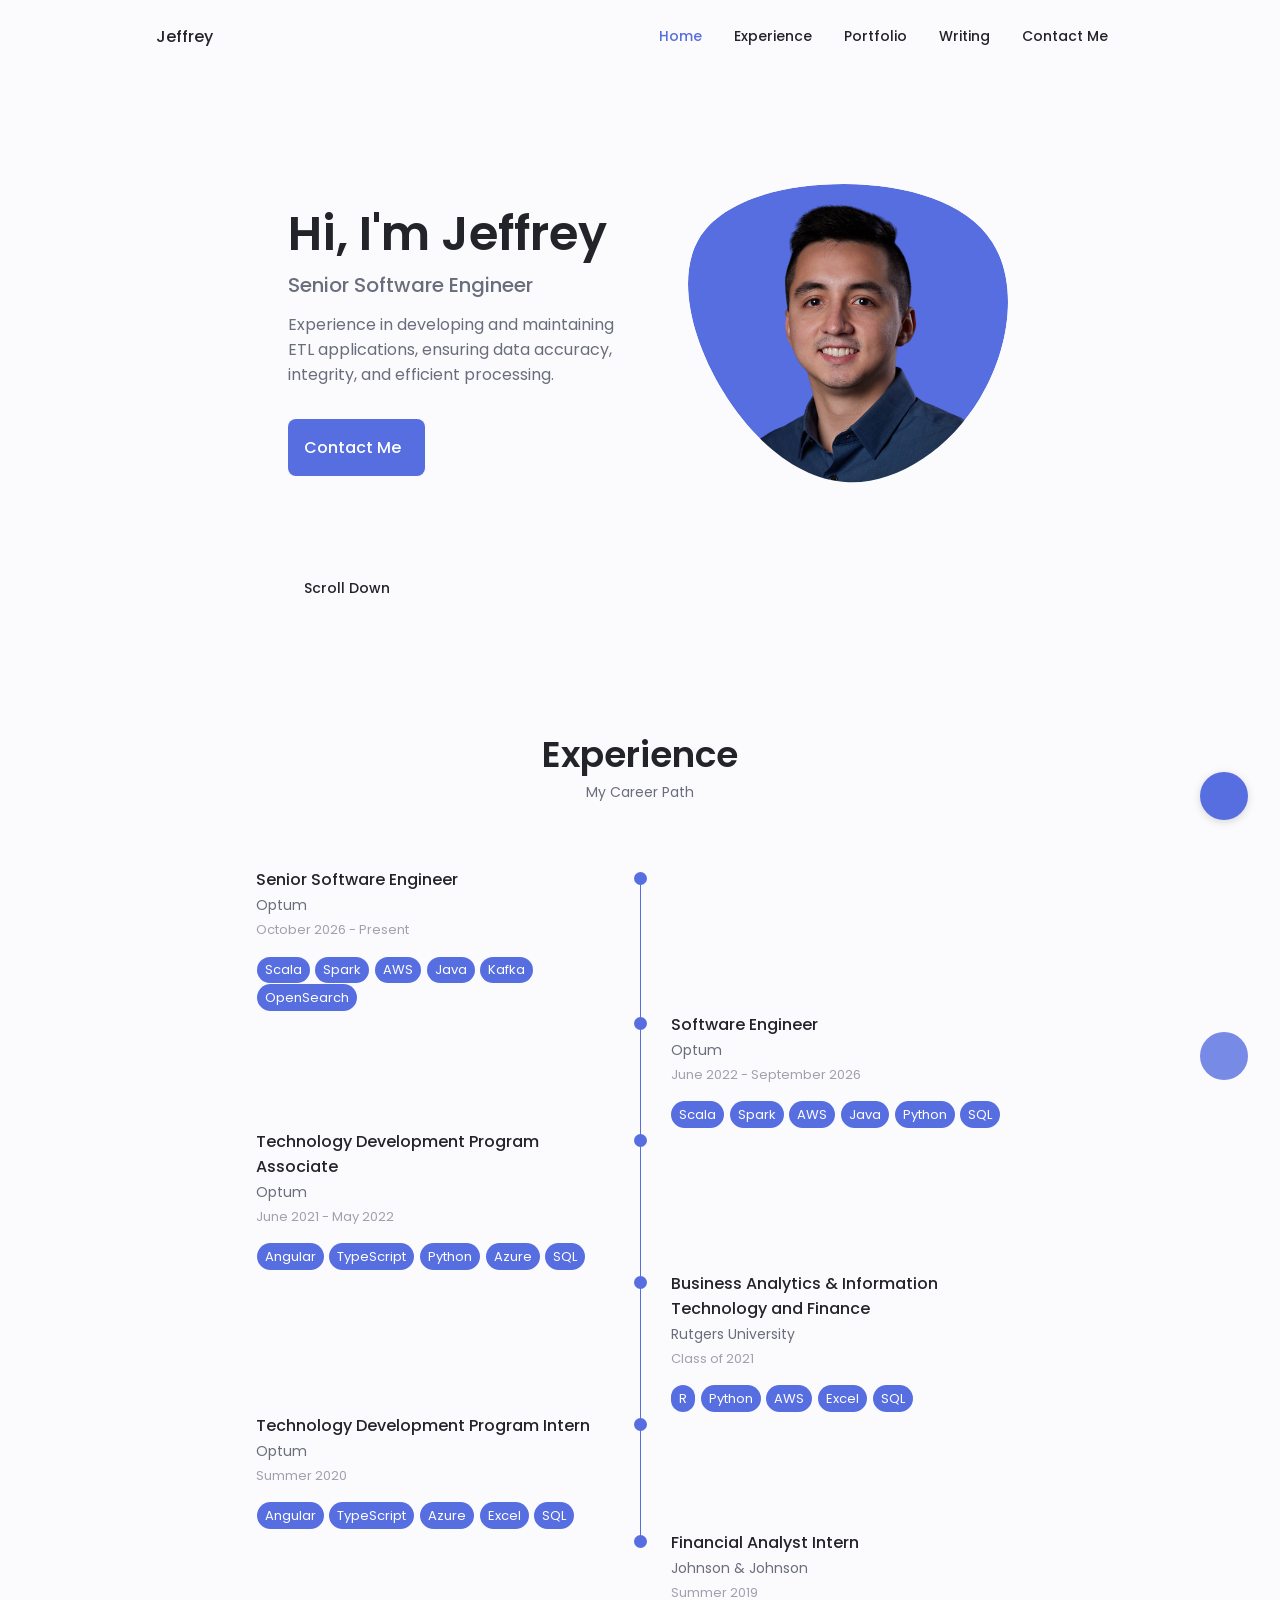
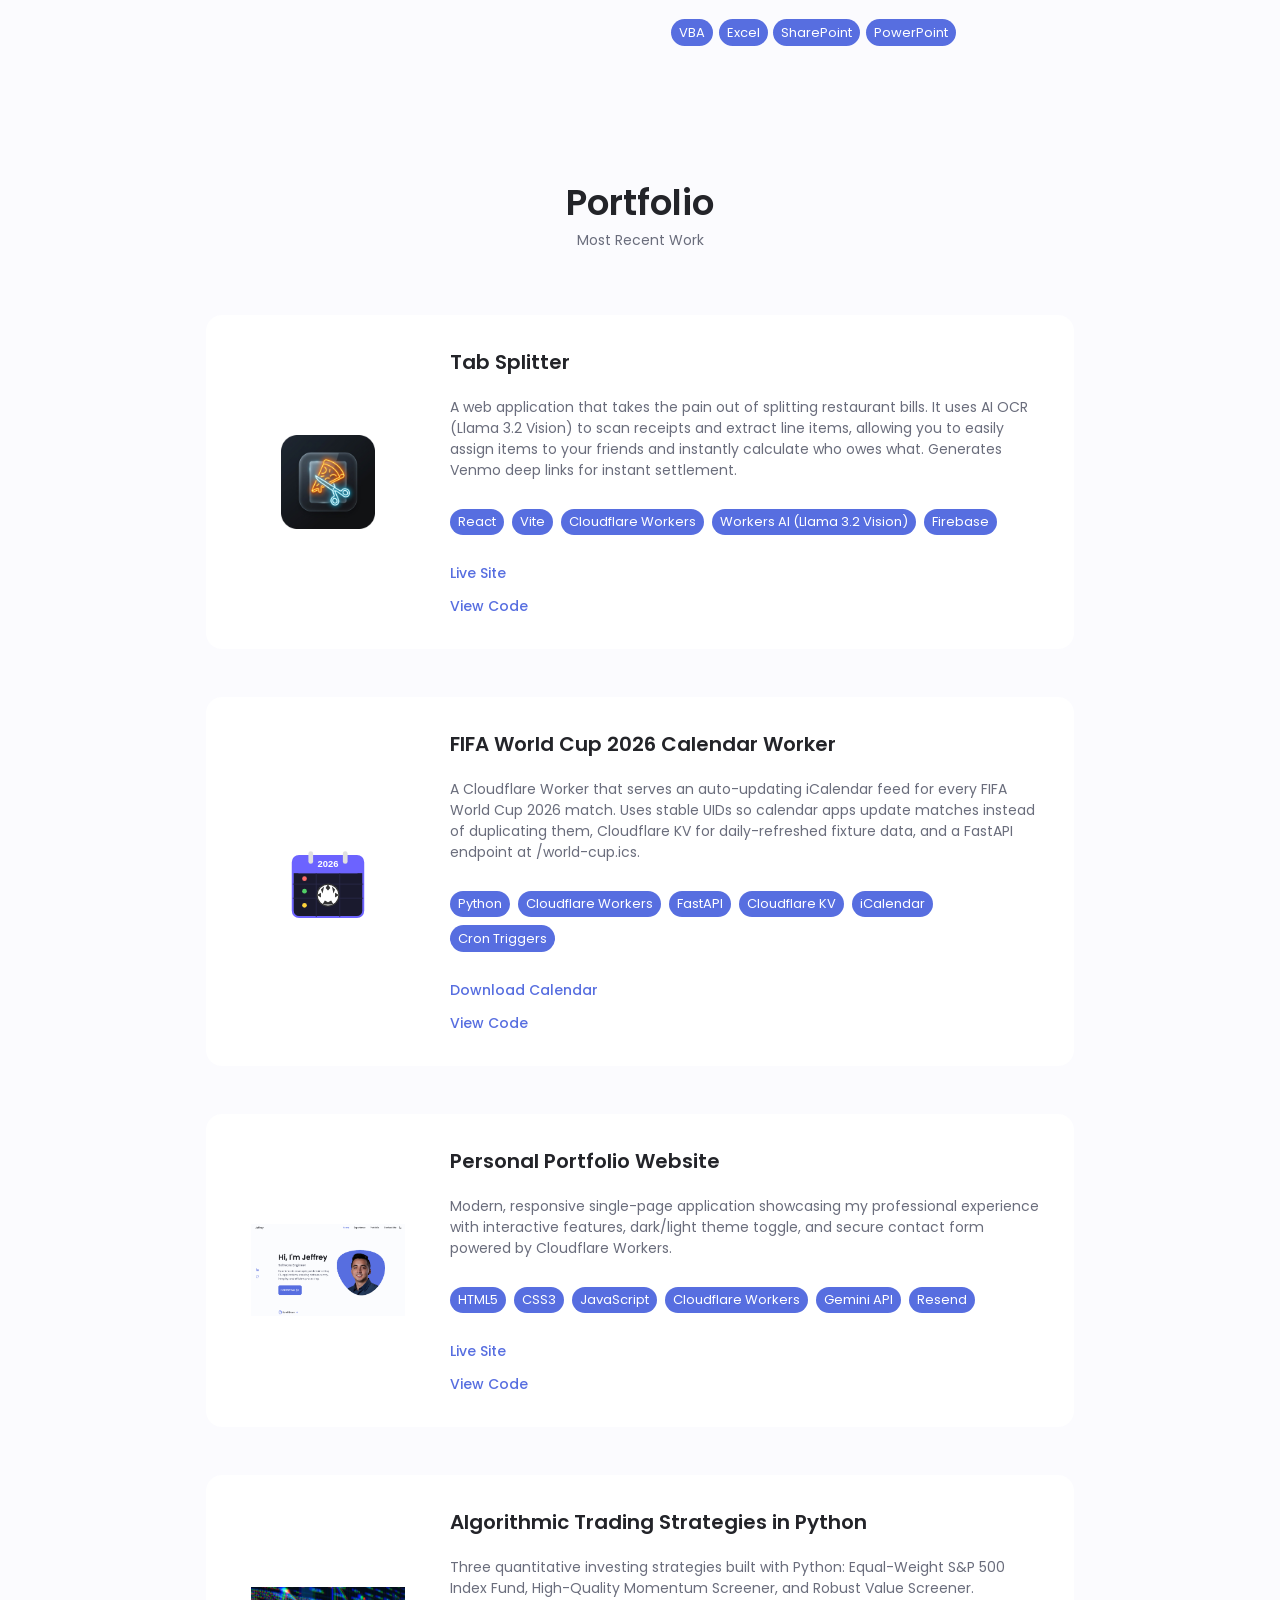
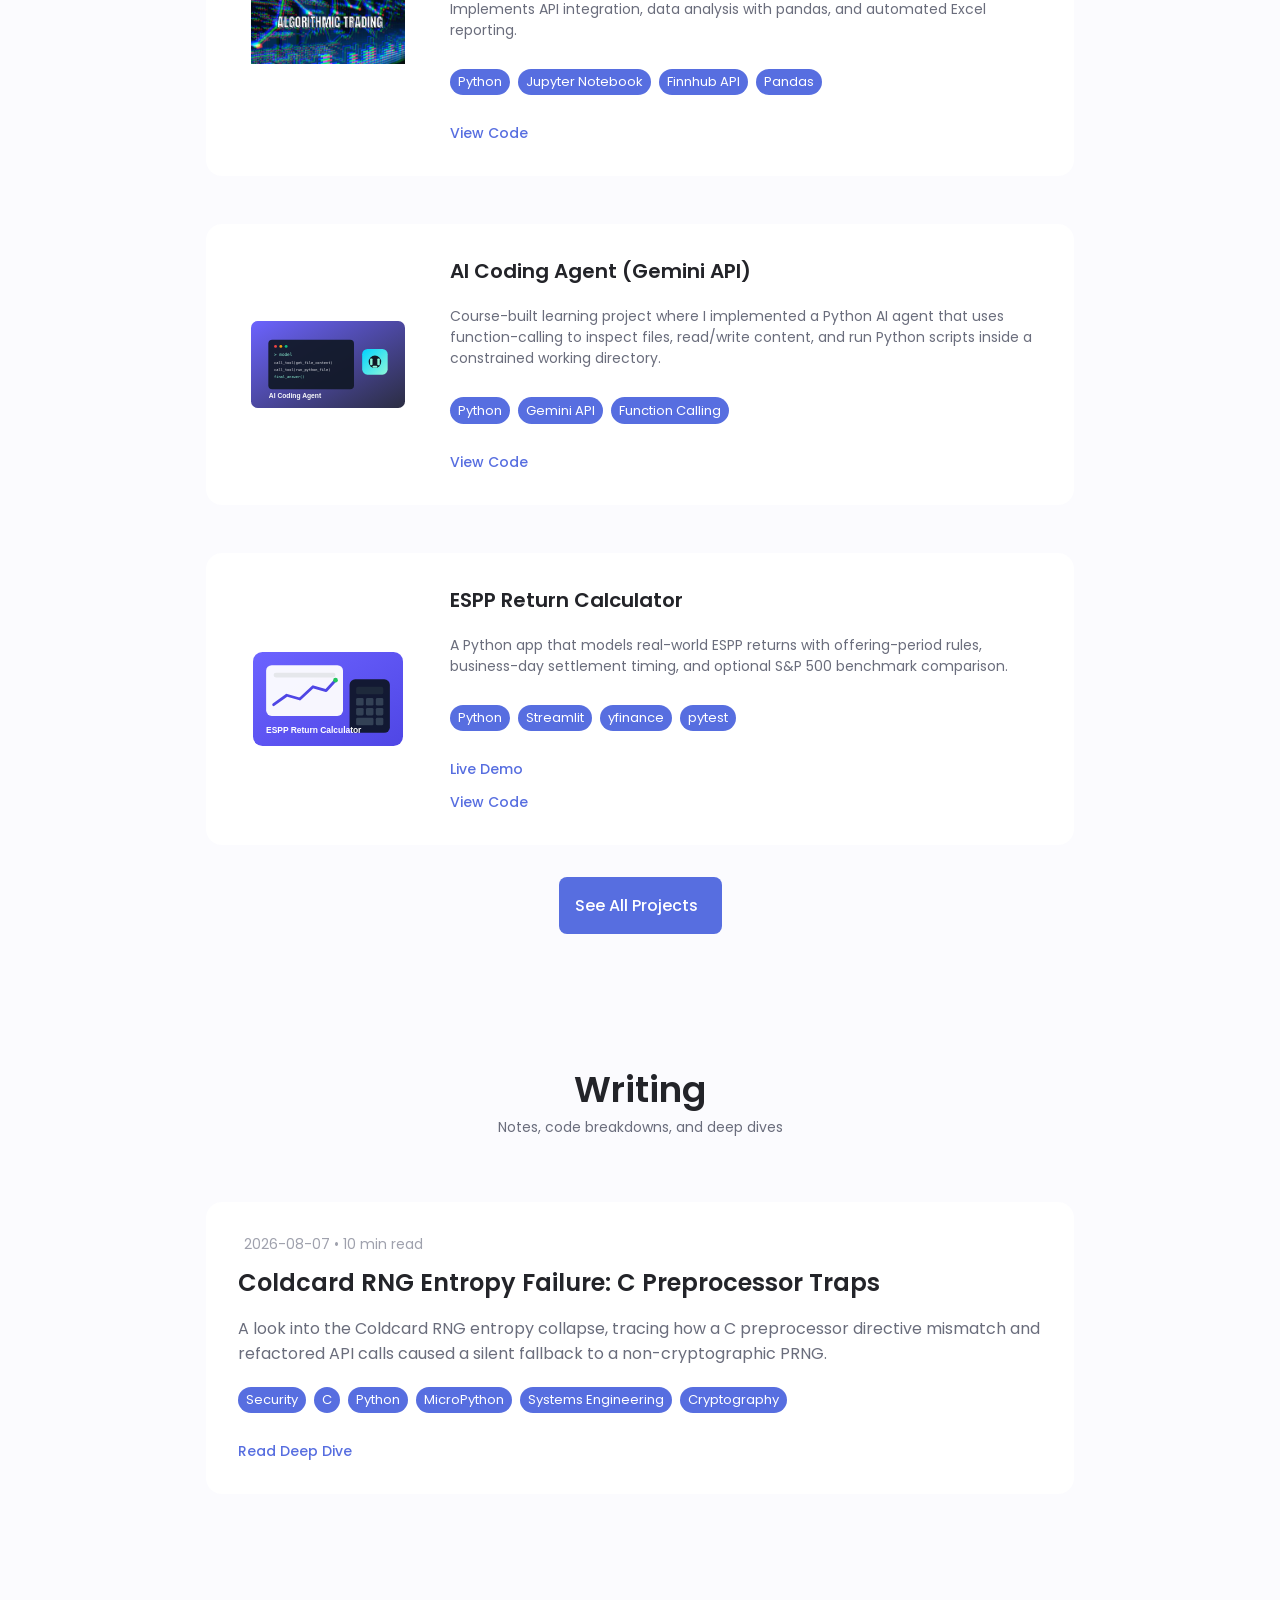
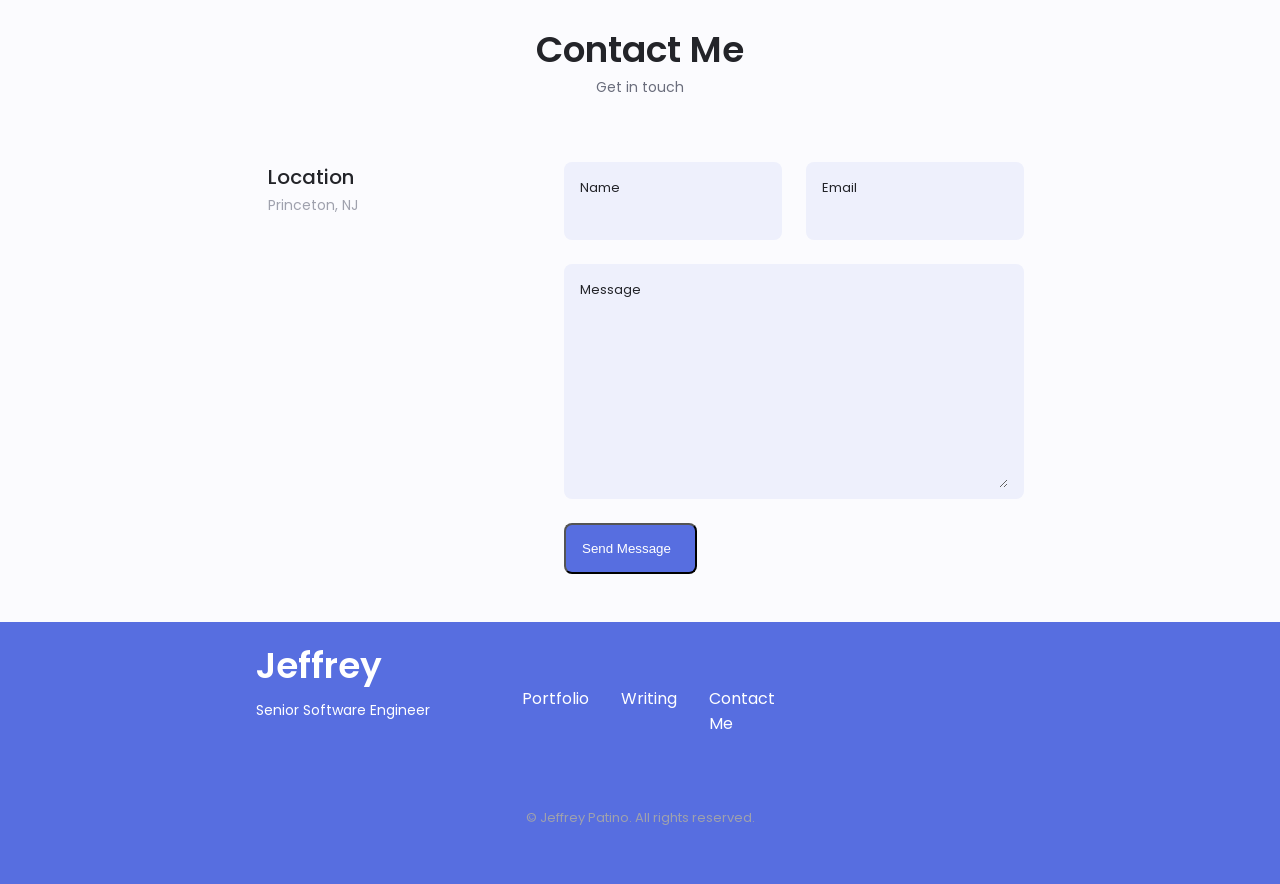
<file: index.html>
<!DOCTYPE html>
<html lang="en">
    <head>
        <meta charset="UTF-8">
        <meta name="viewport" content="width=device-width, initial-scale=1.0">

        <!--======================UNICONS=======================-->
        <link rel="stylesheet" href="https://unicons.iconscout.com/release/v3.0.6/css/line.css">
        <link rel="stylesheet" href="https://unicons.iconscout.com/release/v3.0.6/css/solid.css">
        
        <!--========================CSS=========================-->
        <link rel="stylesheet" href="assets/css/styles.css?v=1.3">

        <title>Jeffrey Patino - Senior Software Engineer</title>
        <link rel="icon" href="assets/img/jp.png" type="image/png">
    </head>
    <body>
        <!--==================== HEADER ====================-->
        <header class="header" id="header">
            <nav class="nav container">
                <a href="#" class="nav__logo">Jeffrey</a>

                <div class="nav__menu" id="nav-menu">
                    <ul class="nav__list grid">
                        <li class="nav__item">
                            <a href="#home" class="nav__link active-link">
                                <i class="uil uil-estate nav__icon"></i> Home
                            </a>
                        </li>
                        <li class="nav__item">
                            <a href="#experience" class="nav__link">
                                <i class="uil uil-scenery nav__icon"></i> Experience
                            </a>
                        </li>
                        <li class="nav__item">
                            <a href="#portfolio" class="nav__link">
                                <i class="uil uil-scenery nav__icon"></i> Portfolio
                            </a>
                        </li>
                        <li class="nav__item">
                            <a href="#writing" class="nav__link">
                                <i class="uil uil-file-alt nav__icon"></i> Writing
                            </a>
                        </li>
                        <li class="nav__item">
                            <a href="#contact" class="nav__link">
                                <i class="uil uil-message nav__icon"></i> Contact Me
                            </a>
                        </li>
                    </ul>
                    <i class="uil uil-times nav__close" id="nav-close"></i>
                </div>

                <div class="nav__btns">
                    <!-- Theme Change Button -->
                    <i class="uil uil-moon change-theme" id="theme-button"></i>

                    <div class="nav__toggle" id="nav-toggle">
                        <i class="uil uil-apps"></i>
                    </div>
                </div>
            </nav>
        </header>

        <!--==================== MAIN ====================-->
        <main class="main">
            <!--==================== HOME ====================-->
            <section class="home section" id="home">
                <div class="home__container container grid">
                    <div class="home__content grid">
                        <div class="home__social">
                            <a href="https://www.linkedin.com/in/jeffreypatino/" target="_blank" class="home__social-icon">
                                <i class="uil uil-linkedin-alt"></i>
                            </a>

                            <a href="https://github.com/JeffreyPatino" target="_blank" class="home__social-icon">
                                <i class="uil uil-github-alt"></i>
                            </a>
                        </div>

                        <div class="home__img">
                            <svg class="home__blob" viewBox="0 0 200 187" xmlns="http://www.w3.org/2000/svg" xmlns:xlink="http://www.w3.org/1999/xlink">
                                <mask id="mask0" mask-type="alpha">
                                    <path d="M190.312 36.4879C206.582 62.1187 201.309 102.826 182.328 134.186C163.346 165.547 
                                    130.807 187.559 100.226 186.353C69.6454 185.297 41.0228 161.023 21.7403 129.362C2.45775 
                                    97.8511 -7.48481 59.1033 6.67581 34.5279C20.9871 10.1032 59.7028 -0.149132 97.9666 
                                    0.00163737C136.23 0.303176 174.193 10.857 190.312 36.4879Z"/>
                                </mask>
                                <g mask="url(#mask0)">
                                    <path d="M190.312 36.4879C206.582 62.1187 201.309 102.826 182.328 134.186C163.346 
                                    165.547 130.807 187.559 100.226 186.353C69.6454 185.297 41.0228 161.023 21.7403 
                                    129.362C2.45775 97.8511 -7.48481 59.1033 6.67581 34.5279C20.9871 10.1032 59.7028 
                                    -0.149132 97.9666 0.00163737C136.23 0.303176 174.193 10.857 190.312 36.4879Z"/>
                                    
                                    <image class="home__blob-img" x='18' href="assets/img/Profile Picture.png" xlink:href="assets/img/Profile Picture.png"/>
                                </g>
                            </svg>
                        </div>
                        <div class="home__data">
                            <h1 class="home__title">Hi, I'm Jeffrey</h1>
                            <h3 class="home__subtitle">Senior Software Engineer</h3>
                            <p class="home__description">Experience in developing and maintaining ETL applications, ensuring data accuracy, integrity, and efficient processing.</p>
                            <a href="#contact" class="button button--flex">
                                Contact Me <i class="uil uil-message button__icon"></i>
                            </a>
                        </div>
                    </div>

                    <div class="home__scroll">
                        <a href="#experience" class="home__scroll-button button--flex">
                            <i class="uil uil-mouse-alt home__scroll-mouse"></i>
                            <span class="home__scroll-name">Scroll Down</span>
                            <i class="uil uil-arrow-down home__scroll-arrow"></i>
                        </a>
                    </div>
                </div>
            </section>

            <!--==================== EXPERIENCE ====================-->
            <section class="experience section" id="experience">
                <h2 class="section__title">Experience</h2>
                <span class="section__subtitle">My Career Path</span>
                <div class="experience__container container">
                    <div class="experience__sections">
                        <!--==================== EXPERIENCE CONTENT ====================-->
                        <div class="experience__content experience__active" data-content>
                            <!--==================== EXPERIENCE 1 ====================-->
                            <div class="experience__data">
                                <div>
                                    <h3 class="experience__title">Senior Software Engineer</h3>
                                    <span class="experience__subtitle">Optum</span>
                                    <div class="experience__calendar">
                                        <i class="uil uil-calendar-alt"></i>
                                        October 2026 - Present
                                    </div>
                                    <div class="experience__tech-item">
                                        <span class="experience__tech-bubble">Scala</span>
                                        <span class="experience__tech-bubble">Spark</span>
                                        <span class="experience__tech-bubble">AWS</span>
                                        <span class="experience__tech-bubble">Java</span>
                                        <span class="experience__tech-bubble">Kafka</span>
                                        <span class="experience__tech-bubble">OpenSearch</span>
                                    </div>
                                </div>
                                <div>
                                    <span class="experience__rounder"></span>
                                    <span class="experience__line"></span>
                                </div>
                            </div>

                            <!--==================== EXPERIENCE 2 ====================-->
                            <div class="experience__data">
                                <div></div>
                                <div>
                                    <span class="experience__rounder"></span>
                                    <span class="experience__line"></span>
                                </div>
                                <div>
                                    <h3 class="experience__title">Software Engineer</h3>
                                    <span class="experience__subtitle">Optum</span>
                                    <div class="experience__calendar">
                                        <i class="uil uil-calendar-alt"></i>
                                        June 2022 - September 2026
                                    </div>
                                    <div class="experience__tech-item">
                                        <span class="experience__tech-bubble">Scala</span>
                                        <span class="experience__tech-bubble">Spark</span>
                                        <span class="experience__tech-bubble">AWS</span>
                                        <span class="experience__tech-bubble">Java</span>
                                        <span class="experience__tech-bubble">Python</span>
                                        <span class="experience__tech-bubble">SQL</span>
                                    </div>
                                </div>
                            </div>

                            <!--==================== EXPERIENCE 3 ====================-->
                            <div class="experience__data">
                                <div>
                                    <h3 class="experience__title">Technology Development Program Associate</h3>
                                    <span class="experience__subtitle">Optum</span>
                                    <div class="experience__calendar">
                                        <i class="uil uil-calendar-alt"></i>
                                        June 2021 - May 2022
                                    </div>
                                    <div class="experience__tech-item">
                                        <span class="experience__tech-bubble">Angular</span>
                                        <span class="experience__tech-bubble">TypeScript</span>
                                        <span class="experience__tech-bubble">Python</span>
                                        <span class="experience__tech-bubble">Azure</span>
                                        <span class="experience__tech-bubble">SQL</span>
                                    </div>
                                </div>
                                <div>
                                    <span class="experience__rounder"></span>
                                    <span class="experience__line"></span>
                                </div>
                            </div>

                            <!--==================== EXPERIENCE 4 ====================-->
                            <div class="experience__data">
                                <div></div>
                                <div>
                                    <span class="experience__rounder"></span>
                                    <span class="experience__line"></span>
                                </div>
                                <div>
                                    <h3 class="experience__title">Business Analytics & Information Technology and Finance</h3>
                                    <span class="experience__subtitle">Rutgers University</span>
                                    <div class="experience__calendar">
                                        <i class="uil uil-calendar-alt"></i>
                                        Class of 2021
                                    </div>
                                    <div class="experience__tech-item">
                                        <span class="experience__tech-bubble">R</span>
                                        <span class="experience__tech-bubble">Python</span>
                                        <span class="experience__tech-bubble">AWS</span>
                                        <span class="experience__tech-bubble">Excel</span>
                                        <span class="experience__tech-bubble">SQL</span>
                                    </div>
                                </div>
                            </div>

                            <!--==================== EXPERIENCE 5 ====================-->
                            <div class="experience__data">
                                <div>
                                    <h3 class="experience__title">Technology Development Program Intern</h3>
                                    <span class="experience__subtitle">Optum</span>
                                    <div class="experience__calendar">
                                        <i class="uil uil-calendar-alt"></i>
                                        Summer 2020
                                    </div>
                                    <div class="experience__tech-item">
                                        <span class="experience__tech-bubble">Angular</span>
                                        <span class="experience__tech-bubble">TypeScript</span>
                                        <span class="experience__tech-bubble">Azure</span>
                                        <span class="experience__tech-bubble">Excel</span>
                                        <span class="experience__tech-bubble">SQL</span>
                                    </div>
                                </div>
                                <div>
                                    <span class="experience__rounder"></span>
                                    <span class="experience__line"></span>
                                </div>
                            </div>

                            <!--==================== EXPERIENCE 6 ====================-->
                            <div class="experience__data">
                                <div></div>
                                <div>
                                    <span class="experience__rounder"></span>
                                </div>
                                <div>
                                    <h3 class="experience__title">Financial Analyst Intern</h3>
                                    <span class="experience__subtitle">Johnson & Johnson</span>
                                    <div class="experience__calendar">
                                        <i class="uil uil-calendar-alt"></i>
                                        Summer 2019
                                    </div>
                                    <div class="experience__tech-item">
                                        <span class="experience__tech-bubble">VBA</span>
                                        <span class="experience__tech-bubble">Excel</span>
                                        <span class="experience__tech-bubble">SharePoint</span>
                                        <span class="experience__tech-bubble">PowerPoint</span>
                                    </div>
                                </div>
                            </div>
                        </div>
                    </div>
                </div>
            </section>

            <!--==================== PORTFOLIO ====================-->
            <section class="portfolio section" id="portfolio">
                <h2 class="section__title">Portfolio</h2>
                <span class="section__subtitle">Most Recent Work</span>

                <div class="portfolio__container container">
                    <!--==================== PORTFOLIO PROJECT: TAB SPLITTER ====================-->
                    <article class="portfolio__card">
                        <div class="portfolio__content">
                            <div class="portfolio__logo-container">
                                <img src="assets/img/tab-splitter.jpg" alt="Tab Splitter" class="portfolio__logo" style="border-radius: 20px;">
                            </div>
                            <div class="portfolio__info">
                                <h3 class="portfolio__title">Tab Splitter</h3>
                                <p class="portfolio__description">A web application that takes the pain out of splitting restaurant bills. It uses AI OCR (Llama 3.2 Vision) to scan receipts and extract line items, allowing you to easily assign items to your friends and instantly calculate who owes what. Generates Venmo deep links for instant settlement.</p>
                                <div class="portfolio__technologies">
                                    <span class="portfolio__tech">React</span>
                                    <span class="portfolio__tech">Vite</span>
                                    <span class="portfolio__tech">Cloudflare Workers</span>
                                    <span class="portfolio__tech">Workers AI (Llama 3.2 Vision)</span>
                                    <span class="portfolio__tech">Firebase</span>
                                </div>
                                <a href="https://tab-splitter-7b0d0.web.app" target="_blank" rel="noopener noreferrer" class="portfolio__demo">
                                    Live Site <i class="uil uil-external-link-alt"></i>
                                </a>
                                <a href="https://github.com/JeffreyPatino/tab-splitter" target="_blank" rel="noopener noreferrer" class="portfolio__demo">
                                    View Code <i class="uil uil-arrow-right"></i>
                                </a>
                            </div>
                        </div>
                    </article>

                    <!--==================== PORTFOLIO PROJECT: WORLD CUP ====================-->
                    <article class="portfolio__card">
                        <div class="portfolio__content">
                            <div class="portfolio__logo-container">
                                <img src="assets/img/world-cup-calendar.svg" alt="World Cup 2026 Calendar" class="portfolio__logo">
                            </div>
                            <div class="portfolio__info">
                                <h3 class="portfolio__title">FIFA World Cup 2026 Calendar Worker</h3>
                                <p class="portfolio__description">A Cloudflare Worker that serves an auto-updating iCalendar feed for every FIFA World Cup 2026 match. Uses stable UIDs so calendar apps update matches instead of duplicating them, Cloudflare KV for daily-refreshed fixture data, and a FastAPI endpoint at /world-cup.ics.</p>
                                <div class="portfolio__technologies">
                                    <span class="portfolio__tech">Python</span>
                                    <span class="portfolio__tech">Cloudflare Workers</span>
                                    <span class="portfolio__tech">FastAPI</span>
                                    <span class="portfolio__tech">Cloudflare KV</span>
                                    <span class="portfolio__tech">iCalendar</span>
                                    <span class="portfolio__tech">Cron Triggers</span>
                                </div>
                                <a href="https://world-cup-2026-calendar-worker.jeffreypatino.workers.dev/world-cup.ics" target="_blank" rel="noopener noreferrer" class="portfolio__demo">
                                    Download Calendar <i class="uil uil-download-alt"></i>
                                </a>
                                <a href="https://github.com/JeffreyPatino/world-cup-2026-calendar-worker" target="_blank" rel="noopener noreferrer" class="portfolio__demo">
                                    View Code <i class="uil uil-arrow-right"></i>
                                </a>
                            </div>
                        </div>
                    </article>

                    <!--==================== PORTFOLIO PROJECT 1 ====================-->
                    <article class="portfolio__card">
                        <div class="portfolio__content">
                            <div class="portfolio__logo-container">
                                <img src="assets/img/JeffreyPatino.github.io.png" alt="Personal Website" class="portfolio__logo">
                            </div>
                            <div class="portfolio__info">
                                <h3 class="portfolio__title">Personal Portfolio Website</h3>
                                <p class="portfolio__description">Modern, responsive single-page application showcasing my professional experience with interactive features, dark/light theme toggle, and secure contact form powered by Cloudflare Workers.</p>
                                <div class="portfolio__technologies">
                                    <span class="portfolio__tech">HTML5</span>
                                    <span class="portfolio__tech">CSS3</span>
                                    <span class="portfolio__tech">JavaScript</span>
                                    <span class="portfolio__tech">Cloudflare Workers</span>
                                    <span class="portfolio__tech">Gemini API</span>
                                    <span class="portfolio__tech">Resend</span>
                                </div>
                                <a href="https://jeffreypatino.github.io" target="_blank" class="portfolio__demo">
                                    Live Site <i class="uil uil-external-link-alt"></i>
                                </a>
                                <a href="https://github.com/JeffreyPatino/JeffreyPatino.github.io" target="_blank" rel="noopener noreferrer" class="portfolio__demo">
                                    View Code <i class="uil uil-arrow-right"></i>
                                </a>
                            </div>
                        </div>
                    </article>

                    <!--==================== PORTFOLIO PROJECT 2 ====================-->
                    <article class="portfolio__card">
                        <div class="portfolio__content">
                            <div class="portfolio__logo-container">
                                <img src="assets/img/Algorithmic Trading.png" alt="Investment Calculator" class="portfolio__logo">
                            </div>
                            <div class="portfolio__info">
                                <h3 class="portfolio__title">Algorithmic Trading Strategies in Python</h3>
                                <p class="portfolio__description">Three quantitative investing strategies built with Python: Equal-Weight S&P 500 Index Fund, High-Quality Momentum Screener, and Robust Value Screener. Implements API integration, data analysis with pandas, and automated Excel reporting.</p>
                                <div class="portfolio__technologies">
                                    <span class="portfolio__tech">Python</span>
                                    <span class="portfolio__tech">Jupyter Notebook</span>
                                    <span class="portfolio__tech">Finnhub API</span>
                                    <span class="portfolio__tech">Pandas</span>
                                </div>
                                <a href="https://github.com/JeffreyPatino/algorithmic-trading-python" class="portfolio__demo">
                                    View Code <i class="uil uil-arrow-right"></i>
                                </a>
                            </div>
                        </div>
                    </article>

                    <!--==================== PORTFOLIO PROJECT 3 ====================-->
                    <article class="portfolio__card">
                        <div class="portfolio__content">
                            <div class="portfolio__logo-container">
                                <img src="assets/img/ai-agent.svg" alt="AI Coding Agent" class="portfolio__logo">
                            </div>
                            <div class="portfolio__info">
                                <h3 class="portfolio__title">AI Coding Agent (Gemini API)</h3>
                                <p class="portfolio__description">Course-built learning project where I implemented a Python AI agent that uses function-calling to inspect files, read/write content, and run Python scripts inside a constrained working directory.</p>
                                <div class="portfolio__technologies">
                                    <span class="portfolio__tech">Python</span>
                                    <span class="portfolio__tech">Gemini API</span>
                                    <span class="portfolio__tech">Function Calling</span>
                                </div>
                                <a href="https://github.com/JeffreyPatino/ai-agent" class="portfolio__demo">
                                    View Code <i class="uil uil-arrow-right"></i>
                                </a>
                            </div>
                        </div>
                    </article>

                    <!--==================== PORTFOLIO PROJECT 4 ====================-->
                    <article class="portfolio__card">
                        <div class="portfolio__content">
                            <div class="portfolio__logo-container">
                                <img src="assets/img/espp-calculator.svg" alt="ESPP Return Calculator" class="portfolio__logo">
                            </div>
                            <div class="portfolio__info">
                                <h3 class="portfolio__title">ESPP Return Calculator</h3>
                                <p class="portfolio__description">A Python app that models real-world ESPP returns with offering-period rules, business-day settlement timing, and optional S&amp;P 500 benchmark comparison.</p>
                                <div class="portfolio__technologies">
                                    <span class="portfolio__tech">Python</span>
                                    <span class="portfolio__tech">Streamlit</span>
                                    <span class="portfolio__tech">yfinance</span>
                                    <span class="portfolio__tech">pytest</span>
                                </div>
                                <a href="https://espp-return-calculator.streamlit.app/" target="_blank" rel="noopener noreferrer" class="portfolio__demo">
                                    Live Demo <i class="uil uil-external-link-alt"></i>
                                </a>
                                <a href="https://github.com/JeffreyPatino/espp-return-calculator" target="_blank" rel="noopener noreferrer" class="portfolio__demo">
                                    View Code <i class="uil uil-arrow-right"></i>
                                </a>
                            </div>
                        </div>
                    </article>
                </div>
                <div class="container" style="display:flex; justify-content:center; margin-top:2rem;">
                    <a href="https://github.com/JeffreyPatino?tab=repositories" target="_blank" rel="noopener noreferrer" class="button button--flex">
                        See All Projects <i class="uil uil-external-link-alt button__icon"></i>
                    </a>
                </div>
            </section>

            <!--==================== WRITING / DEEP DIVES ====================-->
            <section class="writing section" id="writing">
                <h2 class="section__title">Writing</h2>
                <span class="section__subtitle">Notes, code breakdowns, and deep dives</span>

                <div class="writing__container container">
                    <!--==================== WRITING CARDS START ====================-->
<article class="portfolio__card writing__card">
                <div class="portfolio__content">
                    <div class="portfolio__info">
                        <span class="writing__date"><i class="uil uil-calendar-alt"></i> 2026-08-07 &bull; 10 min read</span>
                        <h3 class="portfolio__title">Coldcard RNG Entropy Failure: C Preprocessor Traps</h3>
                        <p class="portfolio__description">A look into the Coldcard RNG entropy collapse, tracing how a C preprocessor directive mismatch and refactored API calls caused a silent fallback to a non-cryptographic PRNG.</p>
                        <div class="portfolio__technologies">
                            <span class="portfolio__tech">Security</span><span class="portfolio__tech">C</span><span class="portfolio__tech">Python</span><span class="portfolio__tech">MicroPython</span><span class="portfolio__tech">Systems Engineering</span><span class="portfolio__tech">Cryptography</span>
                        </div>
                        <a href="writing/coldcard-rng-entropy-failure.html" class="portfolio__demo">
                            Read Deep Dive <i class="uil uil-arrow-right"></i>
                        </a>
                    </div>
                </div>
            </article>
<!--==================== WRITING CARDS END ====================-->
                </div>
            </section>

            <!--==================== CONTACT ME ====================-->
            <section class="contact section" id="contact">
                <h2 class="section__title">Contact Me</h2>
                <span class="section__subtitle">Get in touch</span>

                <div class="contact__container container grid">
                    <div>
                        <div class="contact__information">
                            <i class="uil uil-map-marker contact__icon"></i>

                            <div>
                                <h3 class="contact__title">Location</h3>
                                <span class="contact__subtitle">Princeton, NJ</span>
                            </div>
                        </div>
                    </div>

                    <form action="" class="contact__form grid" id="contact-form">
                        <div class="contact__inputs grid">
                            <div class="contact__content">
                                <label for="name" class="contact__label">Name</label>
                                <input type="text" name="name" id="name" class="contact__input" required>
                            </div>
                            <div class="contact__content">
                                <label for="email" class="contact__label">Email</label>
                                <input type="email" name="email" id="email" class="contact__input" required>
                            </div>
                        </div>
                        <div class="contact__content">
                            <label for="message" class="contact__label">Message</label>
                            <textarea name="message" id="message" cols="0" rows="7" class="contact__input" required></textarea>
                        </div>

                        <div>
                            <button type="submit" class="button button--flex">
                                Send Message
                                <i class="uil uil-message button__icon"></i>
                            </button>
                        </div>
                    </form>
                </div>
            </section>
        </main>

        <!--==================== FOOTER ====================-->
        <footer class="footer">
            <div class="footer__bg">
                <div class="footer__container container grid">
                    <div>
                        <h1 class="footer__title">Jeffrey</h1>
                        <span class="footer__subtitle">Senior Software Engineer</span>
                    </div>

                    <ul class="footer__links">
                        <li>
                            <a href="#portfolio" class="footer__link">Portfolio</a>
                        </li>
                        <li>
                            <a href="#writing" class="footer__link">Writing</a>
                        </li>
                        <li>
                            <a href="#contact" class="footer__link">Contact Me</a>
                        </li>
                    </ul>

                    <div class="footer__socials">
                        <a href="https://www.linkedin.com/in/jeffreypatino/" target="_blank" class="footer__social">
                            <i class="uil uil-linkedin-alt"></i>
                        </a>

                        <a href="https://github.com/JeffreyPatino" target="_blank" class="footer__social">
                            <i class="uil uil-github-alt"></i>
                        </a>
                    </div>
                </div>

                <p class="footer__copy">&#169; Jeffrey Patino. All rights reserved.</p>
            </div>
        </footer>
        
        <!--==================== SCROLL TOP ====================-->
        <a href="#" class="scrollup" id="scroll-up">
            <i class="uil uil-arrow-up scrollup__icon"></i>
        </a>

        <!--==================== CHATBOT ====================-->
        <div class="chatbot-toggle" id="chatbot-toggle">
            <i class="uil uil-comment-alt-dots chatbot-toggle__icon"></i>
        </div>

        <div class="chatbot-container" id="chatbot-container">
            <div class="chatbot-header">
                <h3>Chat with Jeffrey</h3>
                <button class="chatbot-close" id="chatbot-close">
                    <i class="uil uil-times"></i>
                </button>
            </div>
            <div class="chatbot-messages" id="chatbot-messages">
                <div class="chatbot-message chatbot-message--bot">
                    <div class="chatbot-message__content">
                        Hi! I'm Jeffrey's AI assistant. Ask me anything about his experience, skills, or projects!
                    </div>
                </div>
            </div>
            <div class="chatbot-input-container">
                <label for="chatbot-input" class="sr-only">Chat message</label>
                <input type="text" class="chatbot-input" id="chatbot-input" placeholder="Type your message...">
                <button class="chatbot-send" id="chatbot-send">
                    <i class="uil uil-message"></i>
                </button>
            </div>
        </div>

        <!--==================== MAIN JS ====================-->
        <script src="assets/js/main.js?v=1.2"></script>
    </body>
</html>
</file>
<file: assets/css/styles.css>
/*==================== GOOGLE FONTS ====================*/
@import url("https://fonts.googleapis.com/css2?family=Poppins:wght@400;500;600&display=swap");

/*==================== VARIABLES CSS ====================*/
:root {
    --header-height: 3rem;

    /*========== Colors ==========*/
    /* Change favorite color */
    --hue-color: 230; /*Purple 250 - Green 142 - Blue 230 - Pink 340*/

    /* HSL color mode */
    --first-color: hsl(var(--hue-color), 69%, 61%);
    --first-color-second: hsl(var(--hue-color), 69%, 61%);
    --first-color-alt: hsl(var(--hue-color), 57%, 53%);
    --first-color-lighter: hsl(var(--hue-color), 92%, 85%);
    --title-color: hsl(var(--hue-color), 8%, 15%);
    --text-color: hsl(var(--hue-color), 8%, 45%);
    --text-color-light: hsl(var(--hue-color), 8%, 65%);
    --input-color: hsl(var(--hue-color), 70%, 96%);
    --body-color: hsl(var(--hue-color), 60%, 99%);
    --container-color: #fff;
    --scroll-bar-color: hsl(var(--hue-color), 12%, 90%);
    --scroll-thumb-color: hsl(var(--hue-color), 12%, 80%);

    /*========== Font and typography ==========*/
    --body-font: 'Poppins', sans-serif;

    /* .5rem = 8px, 1rem = 16px, 1.5rem = 24px ... */
    --big-font-size: 2rem;
    --h1-font-size: 1.5rem;
    --h2-font-size: 1.25rem;
    --h3-font-size: 1.125rem;
    --normal-font-size: .938rem;
    --small-font-size: .813rem;
    --smaller-font-size: .75rem;

    /*========== Font weight ==========*/
    --font-medium: 500;
    --font-semi-bold: 600;

    /*========== Bottom Margins ==========*/
    /* .25rem = 4px, .5rem = 8px, .75rem = 12px ... */
    --mb-0-25: .25rem;
    --mb-0-5: .5rem;
    --mb-0-75: .75rem;
    --mb-1: 1rem;
    --mb-1-5: 1.5rem;
    --mb-2: 2rem;
    --mb-2-5: 2.5rem;
    --mb-3: 3rem;

    /*========== z index ==========*/
    --z-tooltip: 10;
    --z-fixed: 100;
    --z-modal: 1000;
}

/* Font size for large devices */
@media screen and (min-width: 968px) {
    :root {
        --big-font-size: 3rem;
        --h1-font-size: 2.25rem;
        --h2-font-size: 1.5rem;
        --h3-font-size: 1.25rem;
        --normal-font-size: 1rem;
        --small-font-size: .875rem;
        --smaller-font-size: .813rem;
    }
}

/*========== Variables Dark theme ==========*/
body.dark-theme {
  /* HSL color mode */
  --first-color-second: hsl(var(--hue-color), 30%, 8%);
  --title-color: hsl(var(--hue-color), 8%, 95%);
  --text-color: hsl(var(--hue-color), 8%, 75%);
  --input-color: hsl(var(--hue-color), 29%, 16%);
  --body-color: hsl(var(--hue-color), 28%, 12%);
  --container-color: hsl(var(--hue-color), 29%, 16%);
  --scroll-bar-color: hsl(var(--hue-color), 12%, 48%);
  --scroll-thumb-color: hsl(var(--hue-color), 12%, 36%);
}

/*========== Button Dark/Light ==========*/
.nav__btns {
  display: flex;
  align-items: center;
}

.change-theme {
  font-size: 1.25rem;
  color: var(--title-color);
  margin-right: var(--mb-1);
  cursor: pointer;
}
.change-theme:hover {
  color: var(--first-color);
}

/*==================== BASE ====================*/
* {
  box-sizing: border-box;
  padding: 0;
  margin: 0;
}

html {
  scroll-behavior: smooth;
}

body {
  margin: 0 0 var(--header-height) 0;
  font-family: var(--body-font);
  font-size: var(--normal-font-size);
  background-color: var(--body-color);
  color: var(--text-color);
}

h1, h2, h3, h4 {
  color: var(--title-color);
  font-weight: var(--font-semi-bold);
}

ul {
  list-style: none;
}

a {
  text-decoration: none;
}

img {
  max-width: 100%;
  height: auto;
}

/*==================== REUSABLE CSS CLASSES ====================*/
.section {
  padding: 2rem 0 4rem;
}

.section__title {
  font-size: var(--h1-font-size);
  color: var(--title-color);
}

.section__subtitle {
  display: block;
  font-size: var(--small-font-size);
  margin-bottom: var(--mb-3);
}

.section__title, 
.section__subtitle {
  text-align: center;
}

/*==================== UTILITIES ====================*/
.sr-only {
  position: absolute;
  width: 1px;
  height: 1px;
  padding: 0;
  margin: -1px;
  overflow: hidden;
  clip: rect(0, 0, 0, 0);
  white-space: nowrap;
  border-width: 0;
}

/*==================== LAYOUT ====================*/
.container {
  max-width: 768px;
  margin-left: var(--mb-1-5);
  margin-right: var(--mb-1-5);
}

.grid {
  display: grid;
  gap: 1.5rem;
}

.header {
  width: 100%;
  position: fixed;
  bottom: 0;
  left: 0;
  z-index: var(--z-fixed);
  background-color: var(--body-color);
}

/*==================== NAV ====================*/
.nav {
  max-width: 968px;
  height: var(--header-height);
  display: flex;
  justify-content: space-between;
  align-items: center;
}

.nav__logo,
.nav__toggle {
  color: var(--title-color);
  font-weight: var(--font-medium);
}

.nav__logo:hover {
  color: var(--first-color);
}

.nav__toggle {
  font-size: 1.1rem;
  cursor: pointer;
}

.nav__toggle:hover {
  color: var(--first-color);
}

@media screen and (max-width: 767px) {
  .nav__menu {
    position: fixed;
    bottom: -100%;
    left: 0;
    width: 100%;
    background-color: var(--body-color);
    padding: 2rem 1.5rem 4rem;
    box-shadow: 0 -1px 4px rgba(0, 0, 0, .15);
    border-radius: 1.5rem 1.5rem 0 0;
    transition: .3s;
  }
}

.nav__list {
  grid-template-columns: repeat(3, 1fr);
  gap: 2rem;
}
.nav__link {
  display: flex;
  flex-direction: column;
  align-items: center;
  font-size: var(--small-font-size);
  color: var(--title-color);
  font-weight: var(--font-medium);
}

.nav__link:hover {
  color: var(--first-color);
}

.nav__icon {
  font-size: 1.2rem;
}

.nav__close {
  position: absolute;
  right: 1.3rem;
  bottom: .5rem;
  font-size: 1.5rem;
  cursor: pointer;
  color: var(--first-color);
}

.nav__close:hover {
  color: var(--first-color-alt);
}

/* show menu */
.show-menu {
  bottom: 0;
}

/* Active link */
.active-link {
  color: var(--first-color);
}

/* Change background header */
.scroll-header {
  box-shadow: 0 -1px 4px rgba(0, 0, 0, .15);
}

/*==================== HOME ====================*/
.home__container {
  gap: 1rem;
}

.home__content {
  grid-template-columns: .5fr 3fr;
  padding-top: 3.5rem;
  align-items: center;
}

.home__social {
  display: grid;
  grid-template-columns: max-content;
  row-gap: 1rem;
}

.home__social-icon {
  font-size: 1.25rem;
  color: var(--first-color);
}

.home__social-icon:hover {
  color: var(--first-color-alt);
}

.home__blob {
  width: 200px;
  fill: var(--first-color);
}

.home__blob-img {
  width: 170px;
}

.home__data {
  grid-column: 1/3;
}

.home__title {
  font-size: var(--big-font-size);
}

.home__subtitle {
  font-size: var(--h3-font-size);
  color: var(--text-color);
  font-weight: var(--font-medium);
  margin-bottom: var(--mb-0-75);
}

.home__description {
  margin-bottom: var(--mb-2);
}

.home__scroll-button {
  color: var(--first-color);
  transition: .3s;
}

.home__scroll-button:hover {
  transform: translateY(.25rem);
}

.home__scroll-mouse {
  font-size: 2rem;
}

.home__scroll-name {
  font-size: var(--small-font-size);
  color: var(--title-color);
  font-weight: var(--font-medium);
  margin-right: var(--mb-0-25);
}

.home__scroll-arrow {
  font-size: 1.25rem;
}

/*==================== BUTTONS ====================*/
.button {
  display: inline-block;
  background-color: var(--first-color);
  color: #FFF;
  padding: 1rem;
  border-radius: .5rem;
  font-weight: var(--font-medium);
}

.button:hover {
  background-color: var(--first-color-alt);
}

.button__icon {
  font-size: 1.25rem;
  margin-left: var(--mb-0-5);
  transition: .3s;
}

.button--white {
  background-color: #FFF;
  color: var(--first-color);
}

.button--white:hover {
  background-color: #FFF;
}

.button--flex {
  display: inline-flex;
  align-items: center;
}

.button--small {
  padding: .75rem 1rem;
}

.button--link {
  padding: 0;
  background-color: transparent;
  color: var(--first-color);
}

.button--link:hover {
  background-color: transparent;
  color: var(--first-color-alt);
}

/*==================== EXPERIENCE ====================*/
.experience__tabs {
  display: flex;
  justify-content: space-evenly;
  margin-bottom: var(--mb-2);
}

.experience__button {
  font-size: var(--h3-font-size);
  font-weight: var(--font-medium);
  cursor: pointer;
}

.experience__button:hover {
  color: var(--first-color);
}

.experience__icon {
  font-size: 1.8rem;
  margin-right: var(--mb-0-25);
}

.experience__data {
  display: grid;
  grid-template-columns: 1fr max-content 1fr;
  column-gap: 1.5rem;
}

.experience__title {
  font-size: var(--normal-font-size);
  font-weight: var(--font-medium);
}

.experience__subtitle {
  display: inline-block;
  font-size: var(--small-font-size);
  margin-bottom: var(--mb-0-25);
}

.experience__calendar {
  font-size: var(--smaller-font-size);
  color: var(--text-color-light);
  margin-bottom: var(--mb-1);
}

.experience__tech-bubble {
  display: inline-block;
  padding: 0.2rem 0.5rem;
  background-color: var(--first-color);
  color: #fff;
  font-size: var(--smaller-font-size);
  border-radius: 20px;
  text-align: center;
  margin: 0.05rem;
}

.experience__rounder {
  display: inline-block;
  width: 13px;
  height: 13px;
  background-color: var(--first-color);
  border-radius: 50%;
}

.experience__line {
  display: block;
  width: 1px;
  height: 100%;
  background-color: var(--first-color);
  transform: translate(6px, -10px);
}

.experience [data-content] {
  display: none;
}

.experience__active[data-content] {
  display: block;
}

.experience__button.experience__active {
  color: var(--first-color);
}

/*==================== PORTFOLIO ====================*/
.portfolio__container {
  display: flex;
  flex-direction: column;
  gap: 1.5rem;
  padding: 0 1rem;
  max-width: 900px;
  margin: 0 auto;
}

.portfolio__card {
  background-color: var(--container-color);
  border-radius: 1rem;
  padding: 2rem;
  transition: .3s;
}

.portfolio__card:hover {
  box-shadow: 0 4px 8px rgba(0, 0, 0, 0.1);
}

.portfolio__content {
  display: grid;
  grid-template-columns: minmax(120px, 180px) 1fr;
  gap: 2rem;
  align-items: center;
}

.portfolio__logo-container {
  width: 100%;
  max-width: 180px;
  height: 120px;
  padding: 0.75rem;
  border-radius: 0.75rem;
  background: rgba(255, 255, 255, 0.02);
  border: 1px solid rgba(255, 255, 255, 0.05);
  display: flex;
  align-items: center;
  justify-content: center;
  justify-self: flex-start;
}

.portfolio__logo {
  width: 100%;
  height: 100%;
  object-fit: contain;
}

.portfolio__info {
  display: flex;
  flex-direction: column;
  gap: 0.75rem;
}

.portfolio__title {
    font-size: var(--h3-font-size);
    color: var(--title-color);
    margin-bottom: .5rem;
}

.portfolio__description {
    font-size: var(--small-font-size);
    color: var(--text-color);
    margin-bottom: 1rem;
}

.portfolio__technologies {
    display: flex;
    gap: .5rem;
    flex-wrap: wrap;
    margin-bottom: 1rem;
}

.portfolio__tech {
    display: inline-block;
    padding: 0.2rem 0.5rem;
    background-color: var(--first-color);
    color: #fff;
    font-size: var(--smaller-font-size);
    border-radius: 20px;
}

.portfolio__demo {
    display: inline-flex;
    align-items: center;
    gap: .5rem;
    color: var(--first-color);
    font-weight: var(--font-medium);
    font-size: var(--small-font-size);
    transition: .3s;
}

.portfolio__demo:hover {
    color: var(--first-color-alt);
    gap: .75rem;

}

/*==================== CONTACT ME ====================*/
.contact__container {
  row-gap: 3rem;
}

.contact__information {
  display: flex;
  margin-bottom: var(--mb-2);
}

.contact__icon {
  font-size: 2rem;
  color: var(--first-color);
  margin-right: var(--mb-0-75);
}

.contact__title {
  font-size: var(--h3-font-size);
  font-weight: var(--font-medium);
}

.contact__subtitle {
  font-size: var(--small-font-size);
  color: var(--text-color-light);
}

.contact__content {
  background-color: var(--input-color);
  border-radius: .5rem;
  padding: .75rem 1rem .25rem;
}

.contact__label {
  font-size: var(--smaller-font-size);
  color: var(--title-color);
}

.contact__input {
  width: 100%;
  background-color: var(--input-color);
  color: var(--text-color);
  font-family: var(--body-font);
  font-size: var(--normal-font-size);
  border: none;
  outline: none;
  padding: .25rem .5rem .5rem 0;
}

/*==================== FOOTER ====================*/
.footer {
  padding-top: 1rem;
}

.footer__container {
  row-gap: 2.5rem;
}

.footer__bg {
  background-color: var(--first-color-second);
  padding: 1rem 0 3rem;
}

.footer__title {
  font-size: var(--h1-font-size);
  margin-bottom: var(--mb-0-25);
}

.footer__subtitle {
  font-size: var(--small-font-size);
}

.footer__links {
  display: flex;
  flex-direction: column;
  row-gap: 1.5rem;
}

.footer__link:hover {
  color: var(--first-color-lighter);
}

.footer__social {
  font-size: 1.25rem;
}

.footer__social:hover {
  color: var(--first-color-lighter);
}

.footer__copy {
  font-size: var(--smaller-font-size);
  text-align: center;
  color: var(--text-color-light);
  margin-top: var(--mb-3);
}

.footer__title,
.footer__subtitle,
.footer__link,
.footer__social {
  color: #FFF;
}

/*========== SCROLL UP ==========*/
.scrollup {
  position: fixed;
  right: 2rem;
  bottom: -20%;
  background-color: var(--first-color);
  opacity: .8;
  width: 3rem;
  height: 3rem;
  border-radius: 50%;
  display: flex;
  align-items: center;
  justify-content: center;
  z-index: var(--z-tooltip);
  transition: .4s;
}

.scrollup:hover {
  background-color: var(--first-color-alt);
}

.scrollup__icon {
  font-size: 1.5rem;
  color: #FFF;
}

/* Show scroll */
.show-scroll {
  bottom: 1rem;
}

/*========== CHATBOT ==========*/
.chatbot-toggle {
  position: fixed;
  right: 2rem;
  bottom: 5rem;
  background-color: var(--first-color);
  width: 3rem;
  height: 3rem;
  border-radius: 50%;
  display: flex;
  align-items: center;
  justify-content: center;
  cursor: pointer;
  z-index: var(--z-tooltip);
  transition: .3s;
  box-shadow: 0 2px 8px rgba(0, 0, 0, 0.15);
}

.chatbot-toggle:hover {
  background-color: var(--first-color-alt);
  transform: scale(1.1);
}

.chatbot-toggle__icon {
  font-size: 1.5rem;
  color: #FFF;
}

.chatbot-container {
  position: fixed;
  right: 2rem;
  bottom: 9rem;
  width: 350px;
  height: 450px;
  background-color: var(--container-color);
  border-radius: 1rem;
  box-shadow: 0 4px 20px rgba(0, 0, 0, 0.15);
  z-index: var(--z-modal);
  opacity: 0;
  visibility: hidden;
  transform: scale(0.8);
  transform-origin: bottom right;
  transition: .3s ease-out;
  display: flex;
  flex-direction: column;
  overflow: hidden;
}

.chatbot-container.show {
  opacity: 1;
  visibility: visible;
  transform: scale(1);
}

.chatbot-header {
  background-color: var(--first-color);
  color: #FFF;
  padding: 1rem;
  display: flex;
  justify-content: space-between;
  align-items: center;
}

.chatbot-header h3 {
  margin: 0;
  font-size: var(--normal-font-size);
  color: #FFF;
}

.chatbot-close {
  background: none;
  border: none;
  color: #FFF;
  font-size: 1.2rem;
  cursor: pointer;
  padding: 0;
  display: flex;
  align-items: center;
  justify-content: center;
}

.chatbot-close:hover {
  opacity: 0.8;
}

.chatbot-messages {
  flex: 1;
  padding: 1rem;
  overflow-y: auto;
  display: flex;
  flex-direction: column;
  gap: 0.5rem;
}

.chatbot-message {
  display: flex;
  margin-bottom: 0.5rem;
}

.chatbot-message--bot {
  justify-content: flex-start;
}

.chatbot-message--user {
  justify-content: flex-end;
}

.chatbot-message__content {
  max-width: 80%;
  padding: 0.75rem;
  border-radius: 1rem;
  font-size: var(--small-font-size);
  line-height: 1.4;
}

.chatbot-message--bot .chatbot-message__content {
  background-color: var(--input-color);
  color: var(--text-color);
}

.chatbot-message--user .chatbot-message__content {
  background-color: var(--first-color);
  color: #FFF;
}

.chatbot-input-container {
  padding: 1rem;
  border-top: 1px solid var(--input-color);
  display: flex;
  gap: 0.5rem;
}

.chatbot-input {
  flex: 1;
  min-width: 0;
  width: 100%;
  padding: 0.75rem;
  border: 1px solid var(--input-color);
  border-radius: 0.5rem;
  background-color: var(--input-color);
  color: var(--text-color);
  font-family: var(--body-font);
  font-size: var(--small-font-size);
  outline: none;
}

.chatbot-input:focus {
  border-color: var(--first-color);
}

.chatbot-send {
  flex-shrink: 0;
  background-color: var(--first-color);
  color: #FFF;
  border: none;
  padding: 0.75rem;
  border-radius: 0.5rem;
  cursor: pointer;
  display: flex;
  align-items: center;
  justify-content: center;
  transition: .3s;
}

.chatbot-send:hover {
  background-color: var(--first-color-alt);
}

.chatbot-send i {
  font-size: 1rem;
}

.chatbot-loading {
  display: flex;
  align-items: center;
  gap: 0.5rem;
  color: var(--text-color-light);
  font-style: italic;
}

.chatbot-loading::after {
  content: '...';
  animation: dots 1.5s infinite;
}

@keyframes dots {
  0%, 20% { content: '.'; }
  40% { content: '..'; }
  60%, 100% { content: '...'; }
}

/*========== SCROLL BAR ==========*/
::-webkit-scrollbar {
  width: .60rem;
  background-color: var(--scroll-bar-color);
  border-radius: .5rem;
}

::-webkit-scrollbar-thumb {
  background-color: var(--scroll-thumb-color);
  border-radius: .5rem;
}

::-webkit-scrollbar-thumb:hover {
  background-color: var(--text-color-light);
}

/*==================== MEDIA QUERIES ====================*/
/* For small devices */
@media screen and (max-width: 350px) {
  .container {
    margin-left: var(--mb-1);
    margin-right: var(--mb-1);
  }

  .nav__menu {
    padding: 2rem .25rem 4rem;
  }
  .nav__list {
    column-gap: 0;
  }

  .home__content {
    grid-template-columns: .25fr 3fr;
  }
  .home__blob {
    width: 180px;
  }

  .experience__data {
    gap: .5rem;
  }

  .chatbot-container {
    width: calc(100vw - 2rem);
    right: 1rem;
    left: 1rem;
    bottom: 5rem;
  }
}

@media screen and (max-width: 520px) {
  .portfolio__content {
    grid-template-columns: 1fr;
    align-items: flex-start;
  }

  .portfolio__logo-container {
    justify-self: center;
  }
}

/* For medium sized devices */
@media screen and (min-width: 568px) {
  .home__content {
    grid-template-columns: max-content 1fr 1fr;
  }
  .home__data {
    grid-column: initial;
  }
  .home__img {
    order: 1;
    justify-self: center;
  }

  .portfolio__container,
  .contact__container {
    grid-template-columns: repeat(2, 1fr);
  }

  .experience__sections {   
    grid-template-columns: .6fr;
    justify-content: center;
  }
}

/* Mobile navigation adjustments */
@media screen and (max-width: 767px) {
  .show-scroll {
    bottom: 4rem;
  }
  
  .chatbot-toggle {
    bottom: 8rem;
  }
  
  .chatbot-container {
    bottom: 12rem;
  }
}

@media screen and (min-width: 768px) {
  .container {
    margin-left: auto;
    margin-right: auto;
  }

  .body {
    margin: 0;
  }

  .section {
    padding: 6rem 0 2rem;
  }
  .section__subtitle {
    margin-bottom: 4rem;
  }

  .header {
    top: 0;
    bottom: initial;
  }

  .header,
  .main,
  .footer__container {
    padding: 0 1rem;
  }

  .nav {
    height: calc(var(--header-height) + 1.5rem);
    column-gap: 1rem;
  }
  .nav__icon,
  .nav__close,
  .nav__toggle {
    display: none;
  }
  .nav__list {
    display: flex;
    column-gap: 2rem;
  }
  .nav__menu {
    margin-left: auto;
  }
  .change-theme {
    margin: 0;
  }

  .home__container {
    row-gap: 5rem;
  }
  .home__content {
    padding-top: 5.5rem;
    column-gap: 2rem;
  }
  .home__blob {
    width: 270px;
  }
  .home__scroll {
    display: block;
  }
  .home__scroll-button {
    margin-left: 3rem;
  }

  .experience__tabs {
    justify-content: center;
  }
  .experience__button {
    margin: 0 var(--mb-1);
  }
  .experience__sections {
    grid-template-columns: .5fr;
  }

  .footer__container {
    grid-template-columns: repeat(3, 1fr);
  }
  .footer__bg {
    padding: 1rem 0 3.5rem;
  }
  .footer__links {
    padding-top: 3rem;
    padding-left: 1rem;
    flex-direction: row;
    column-gap: 2rem;
  }
  .footer__socials {
    padding-top: 3rem;
    justify-self: flex-end;
  }
  .footer__copy {
    margin-top: 4.5rem;
  }
}

/* For large devices */
@media screen and (min-width: 1024px) {
  body {
    margin: 0;
  }
  
  .header,
  .main,
  .footer__container {
    padding: 0;
  }

  .home__blob {
    width: 320px;
  }
  .home__social {
    transform: translateX(-6rem);
  }

  .portfolio__container {
    gap: 3rem;
  }

  .contact__form {
    width: 460px;
  }
  .contact__inputs {
    grid-template-columns: repeat(2, 1fr);
  }
}

/*==================== WRITING & ARTICLE SECTION ====================*/
.writing__container {
  display: flex;
  flex-direction: column;
  row-gap: 1.5rem;
  max-width: 900px;
  margin: 0 auto;
  padding: 0 1rem;
}

.writing__card .portfolio__content {
  display: flex;
  flex-direction: column;
  align-items: flex-start;
  gap: 0.75rem;
}

.writing__card .portfolio__info {
  width: 100%;
  display: flex;
  flex-direction: column;
  gap: 0.75rem;
}

.writing__card .portfolio__title {
  font-size: var(--h2-font-size);
  color: var(--title-color);
  line-height: 1.35;
  margin-bottom: 0.25rem;
}

.writing__card .portfolio__description {
  font-size: var(--normal-font-size);
  color: var(--text-color);
  line-height: 1.6;
  margin-bottom: 0.5rem;
}

.writing__date {
  font-size: var(--small-font-size);
  color: var(--text-color-light);
  display: inline-flex;
  align-items: center;
  gap: 0.4rem;
  white-space: nowrap;
}


.article {
  padding-top: 6rem;
}

.article__container {
  max-width: 768px;
  margin-left: auto;
  margin-right: auto;
  padding: 0 1.5rem;
}

.article__back {
  margin-bottom: var(--mb-2);
}

.article__header {
  margin-bottom: var(--mb-3);
  border-bottom: 1px solid var(--scroll-bar-color);
  padding-bottom: var(--mb-2);
}

.article__title {
  font-size: var(--big-font-size);
  color: var(--title-color);
  margin-bottom: var(--mb-0-5);
  line-height: 1.2;
}

.article__subtitle {
  font-size: var(--h3-font-size);
  color: var(--text-color);
  margin-bottom: var(--mb-1);
}

.article__meta {
  display: flex;
  column-gap: 1.5rem;
  font-size: var(--small-font-size);
  color: var(--text-color-light);
  margin-bottom: var(--mb-1);
}

.article__tags {
  display: flex;
  flex-wrap: wrap;
  gap: 0.5rem;
}

.article__body {
  font-size: var(--normal-font-size);
  color: var(--text-color);
  line-height: 1.8;
}

.article__body h1,
.article__body h2,
.article__body h3,
.article__body h4 {
  color: var(--title-color);
  margin-top: 2rem;
  margin-bottom: 1rem;
}

.article__body p {
  margin-bottom: 1.5rem;
}

.article__body ul,
.article__body ol {
  margin-bottom: 1.5rem;
  padding-left: 1.5rem;
}

.article__body li {
  margin-bottom: 0.5rem;
}

.article__body blockquote {
  border-left: 4px solid var(--first-color);
  padding-left: 1rem;
  margin: 1.5rem 0;
  color: var(--text-color-light);
  font-style: italic;
}

.article__body pre {
  margin: 1.5rem 0;
  border-radius: 0.5rem;
  overflow-x: auto;
}

.article__body code {
  font-family: monospace;
  background-color: var(--input-color);
  padding: 0.2rem 0.4rem;
  border-radius: 0.25rem;
  font-size: 0.875em;
}

.article__body pre code {
  padding: 0;
  background-color: transparent;
}

.article__footer-nav {
  margin-top: 3rem;
  padding-top: 2rem;
  border-top: 1px solid var(--scroll-bar-color);
}
</file>
